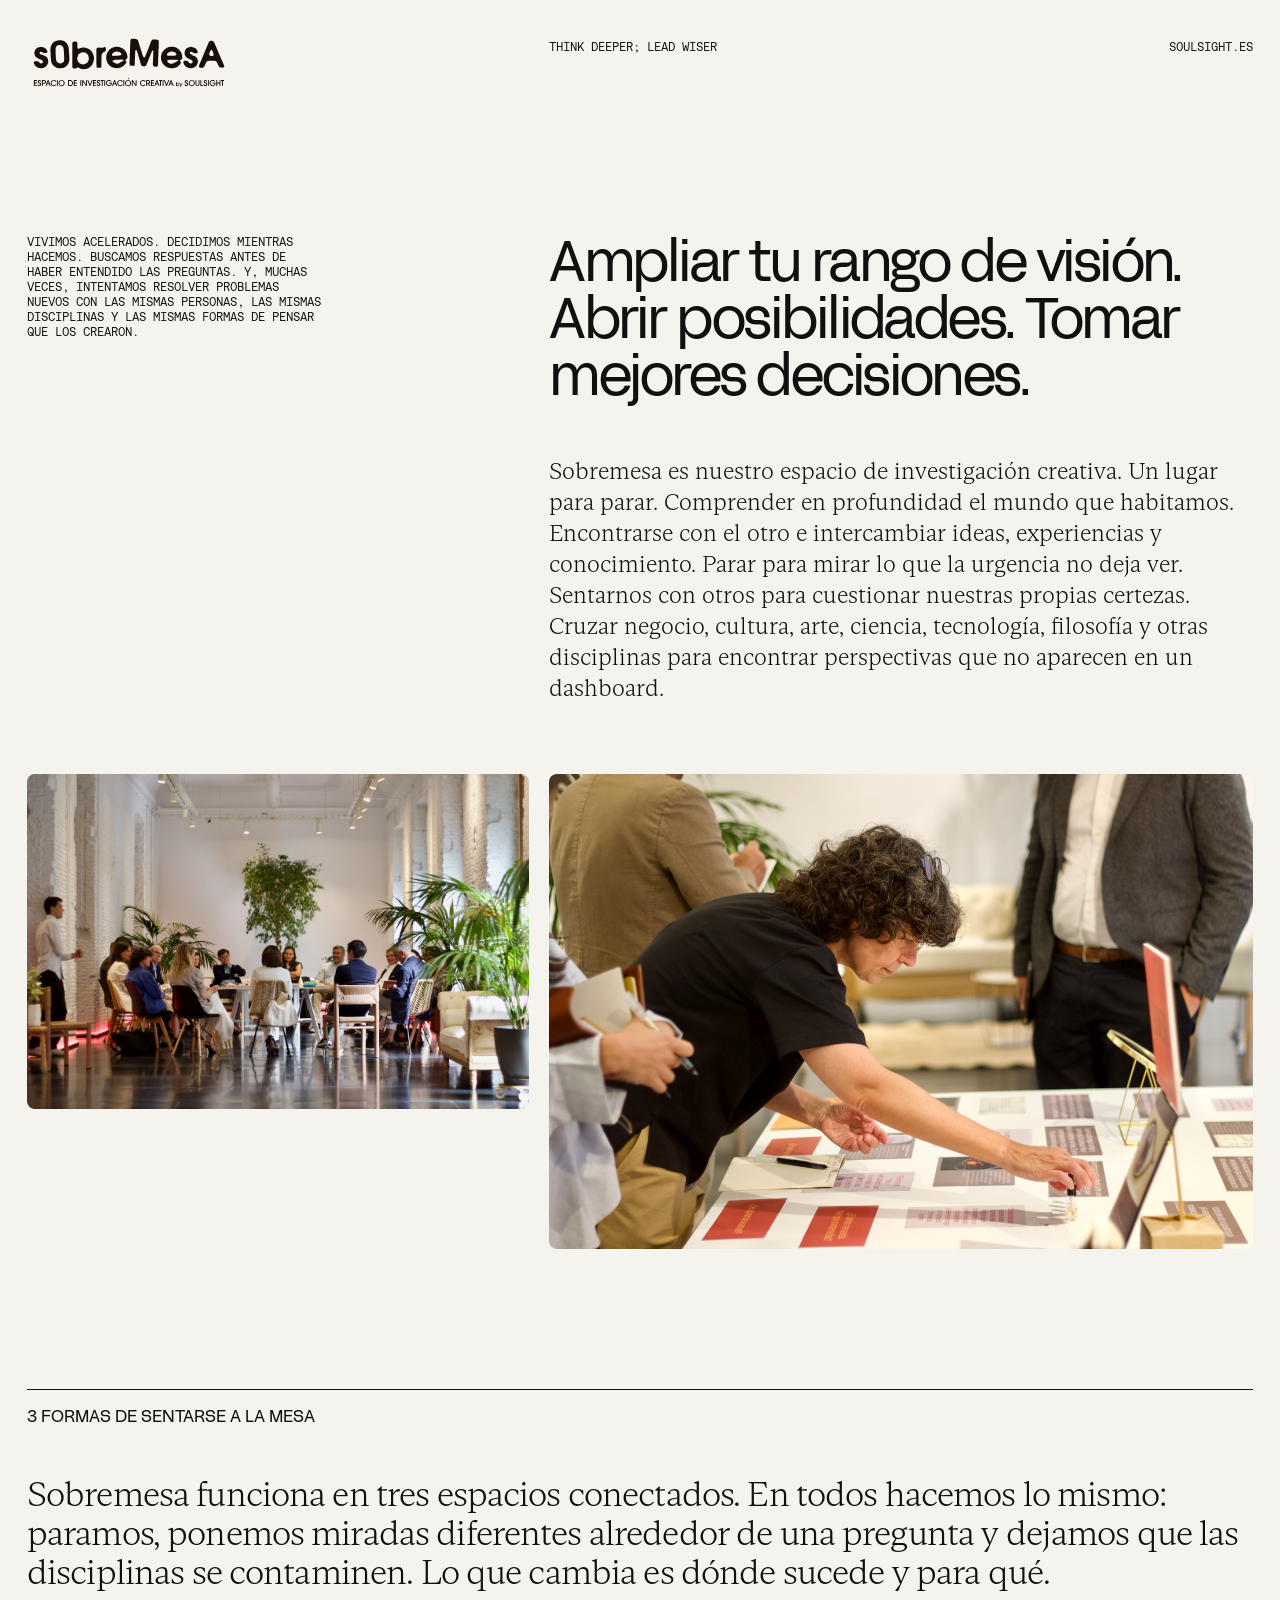
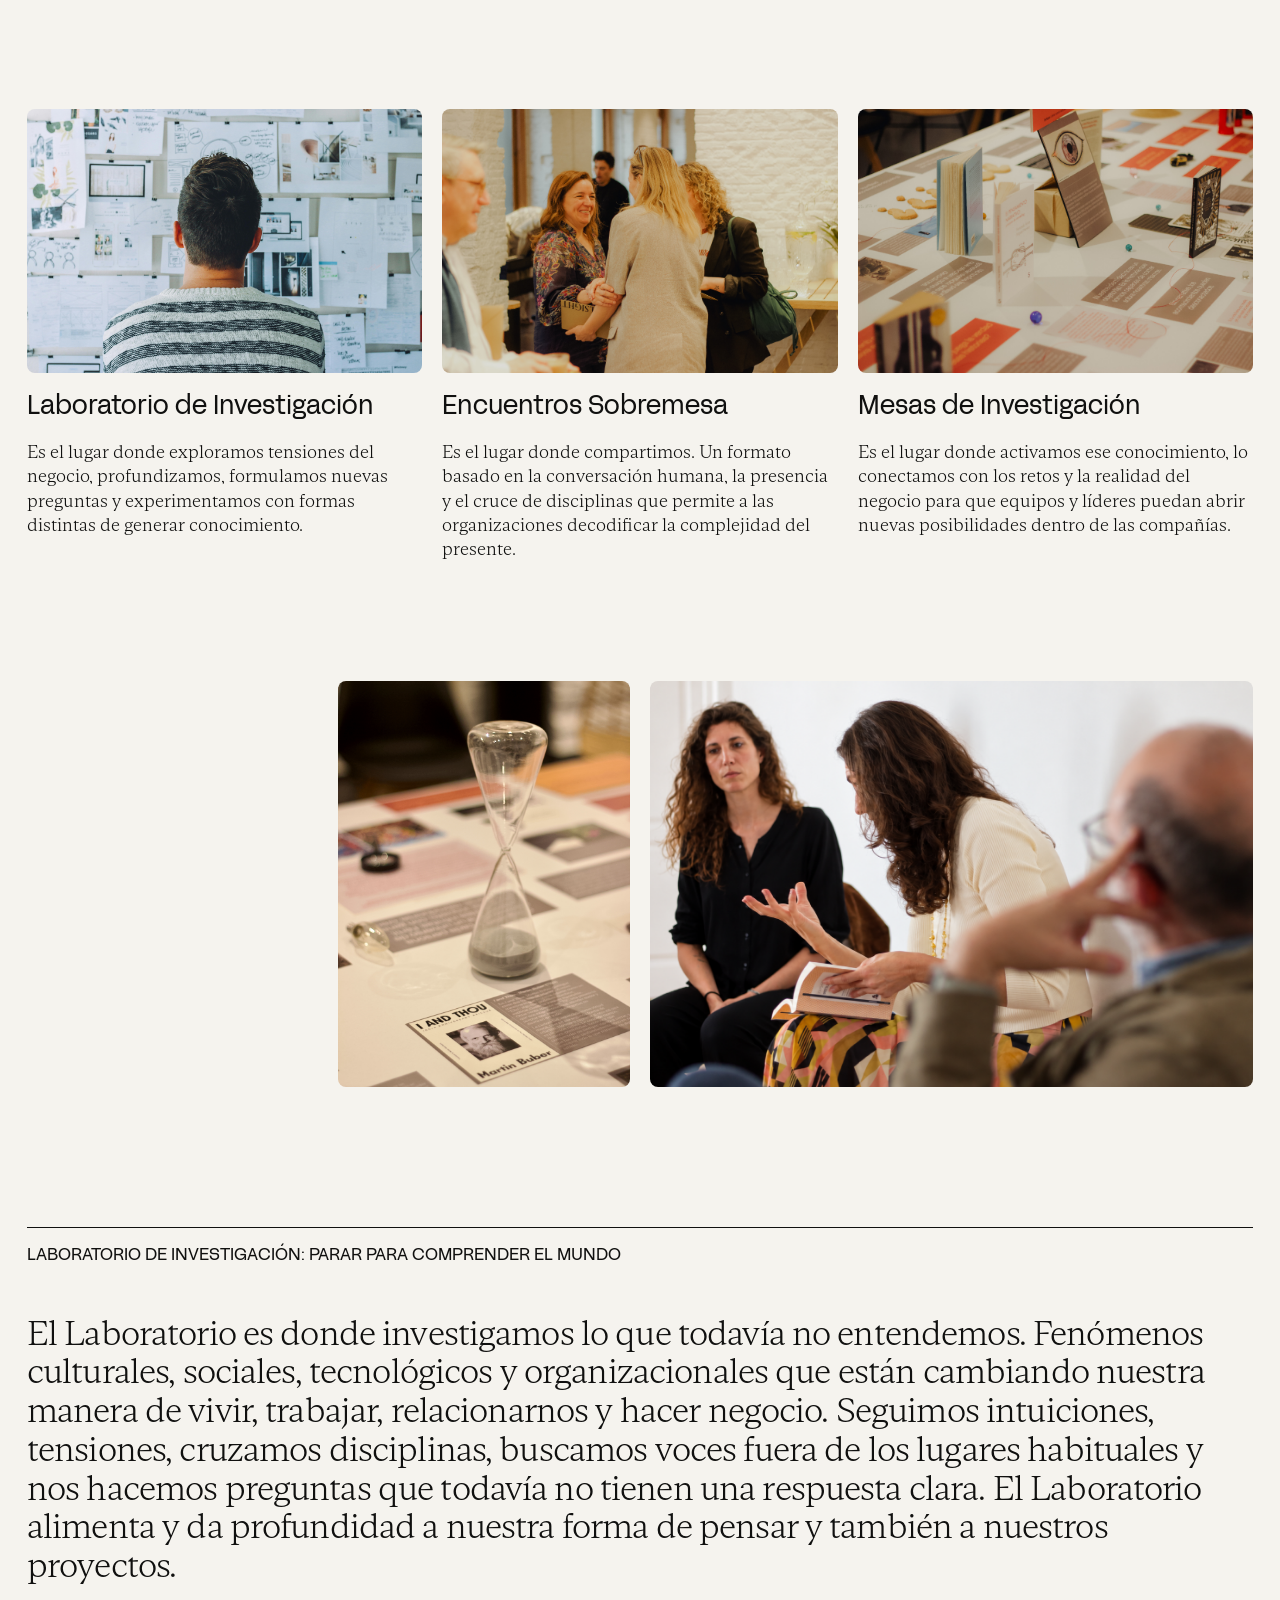
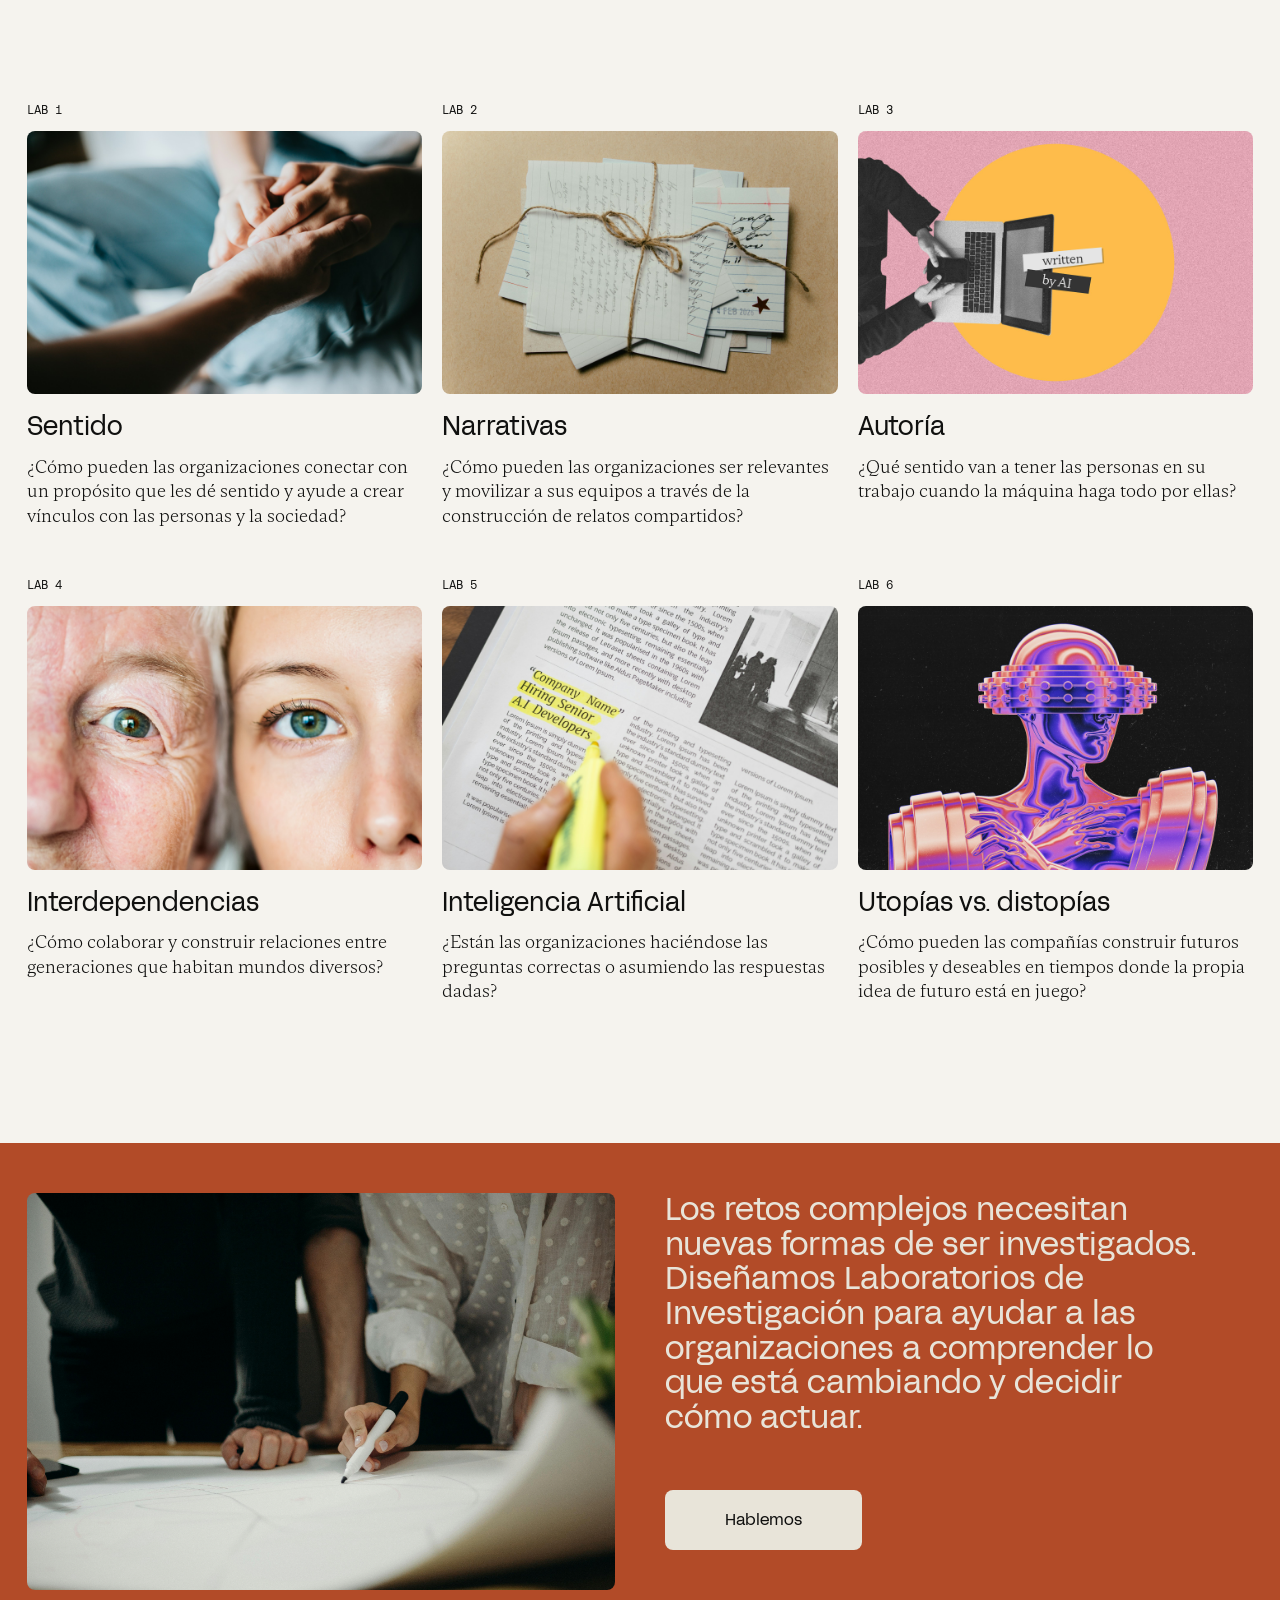
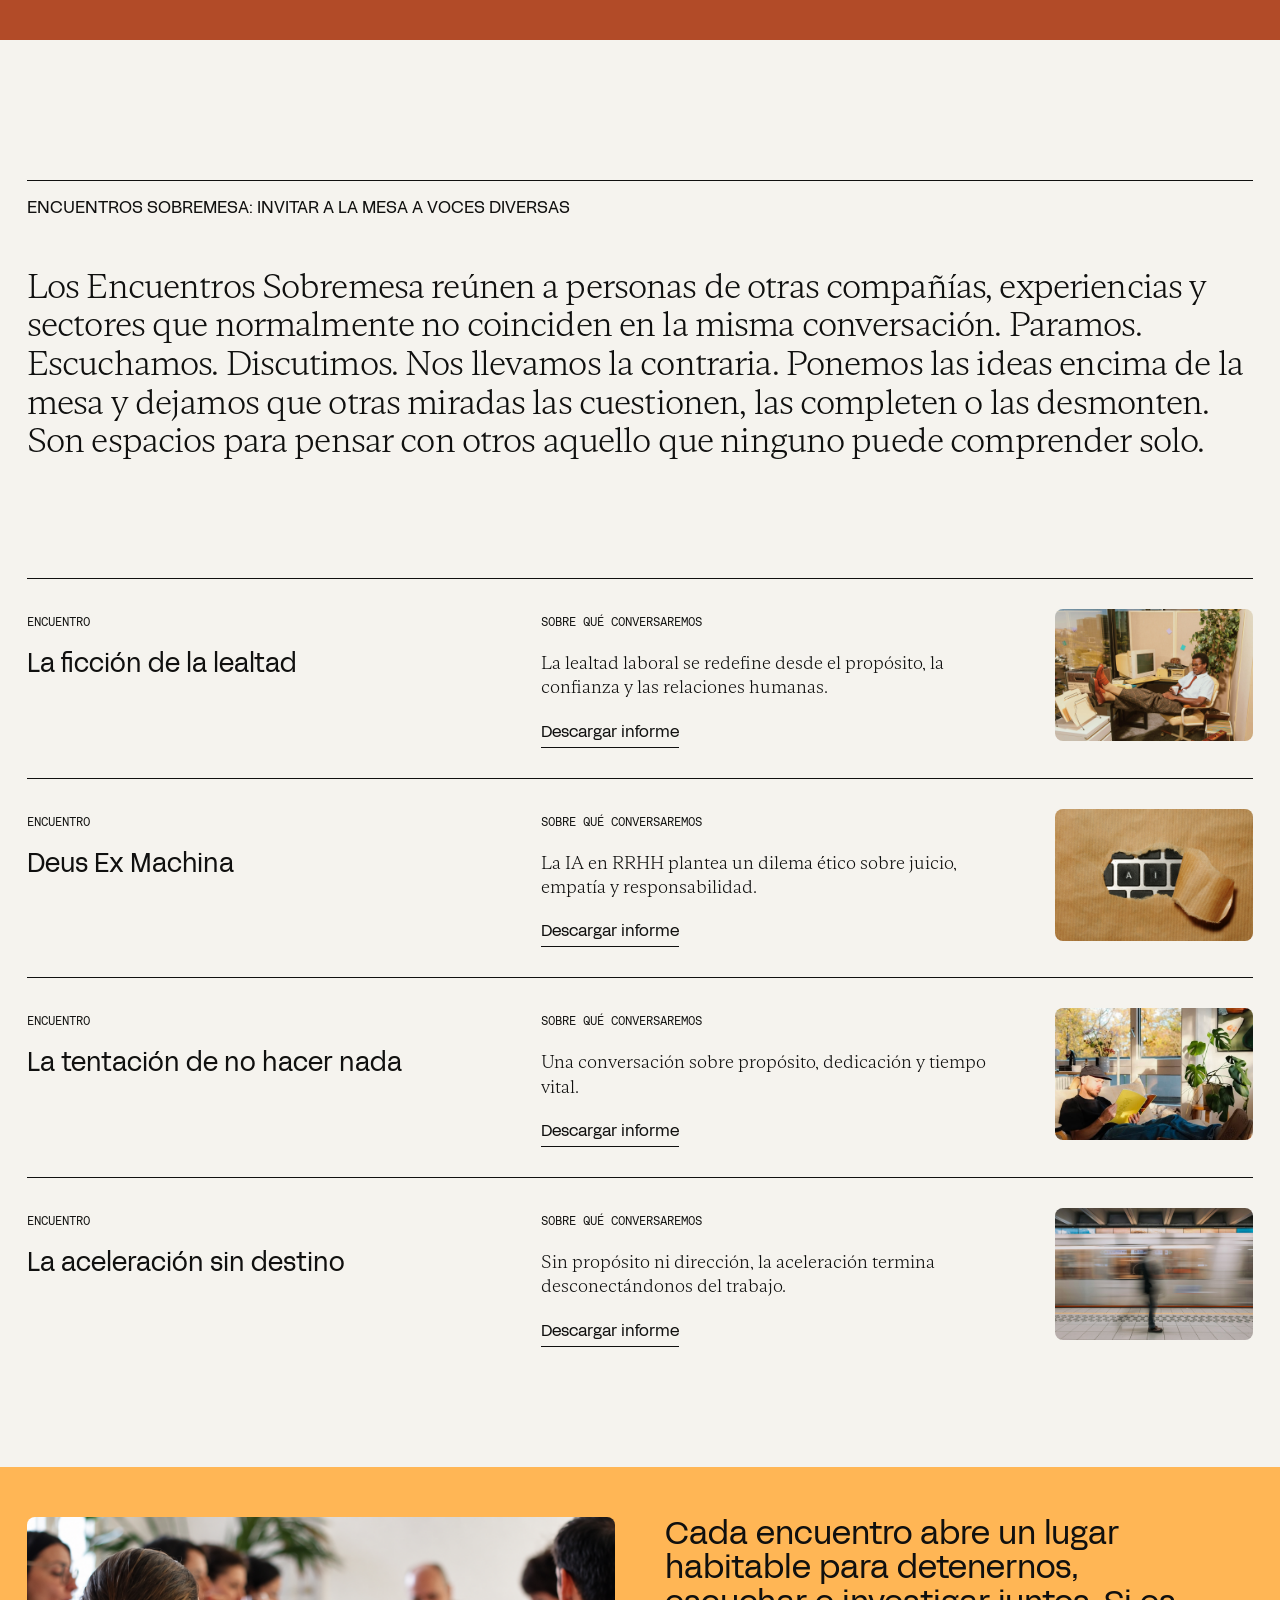
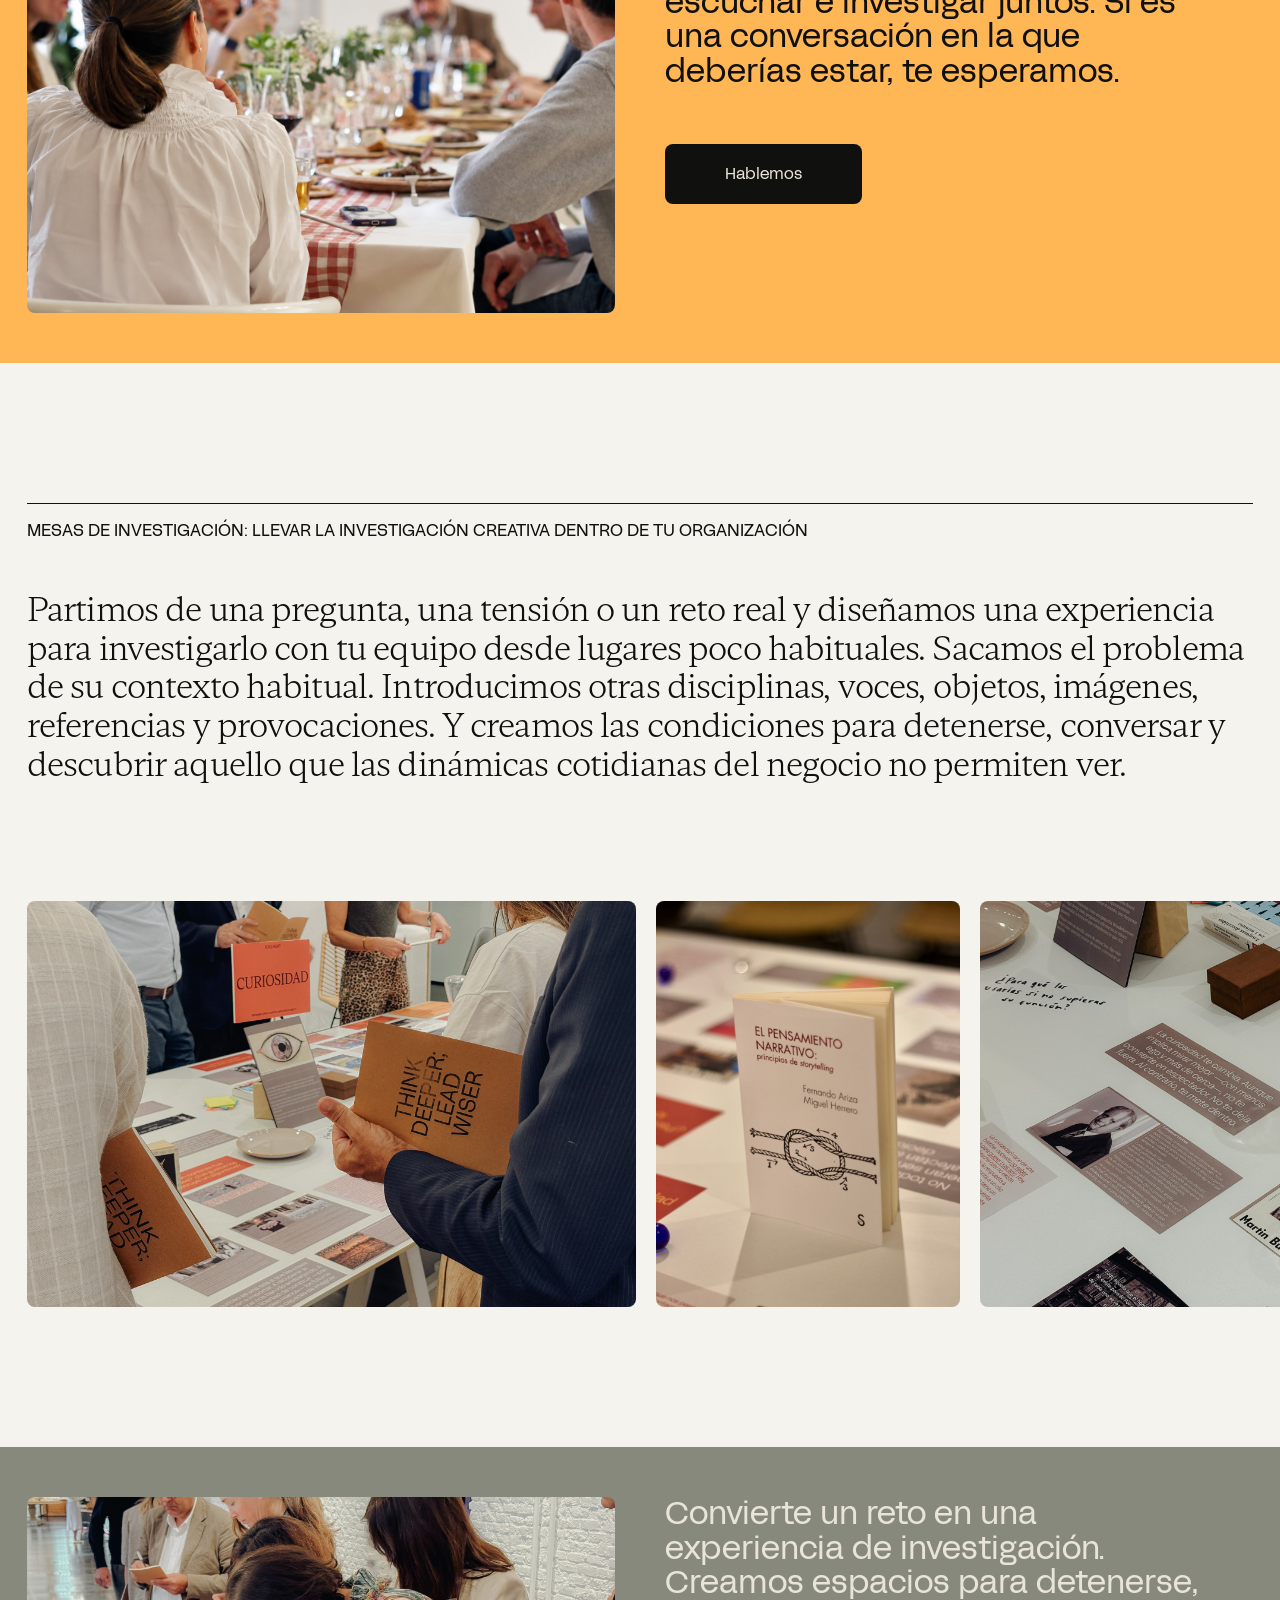
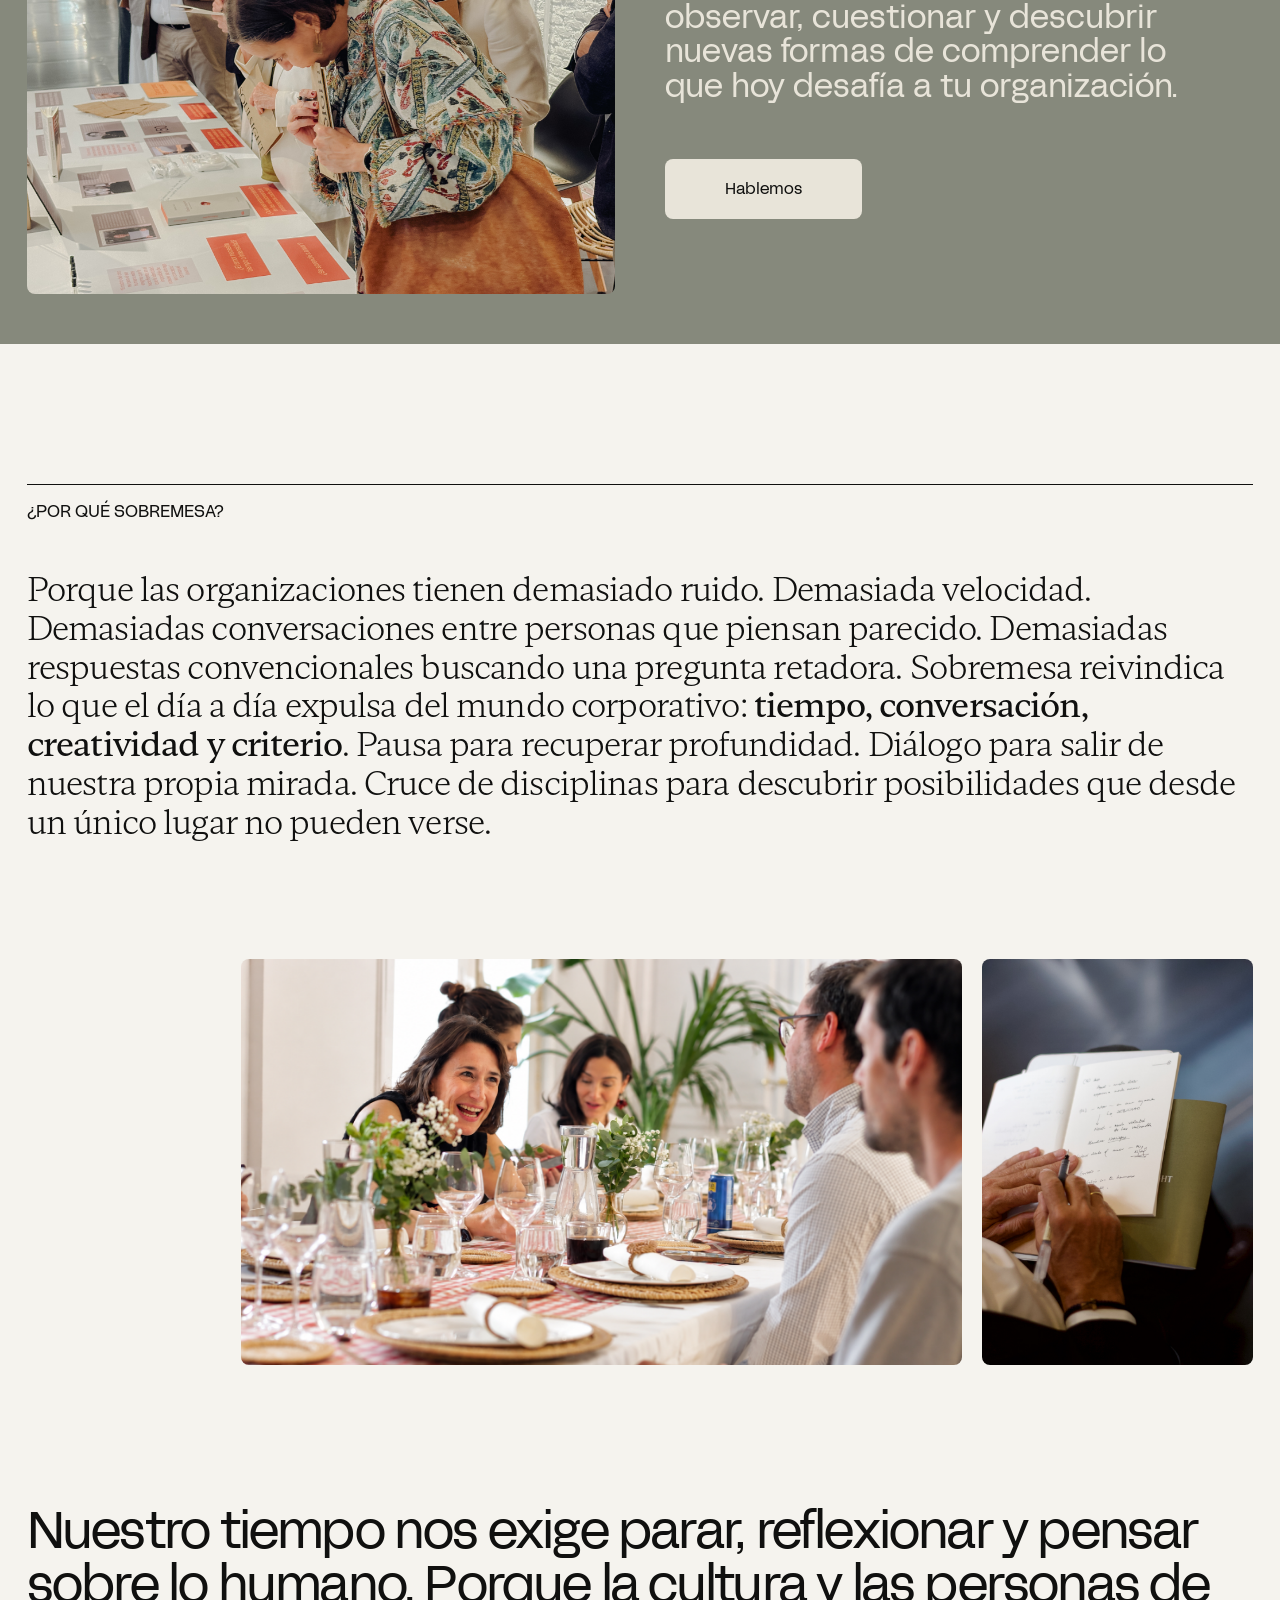
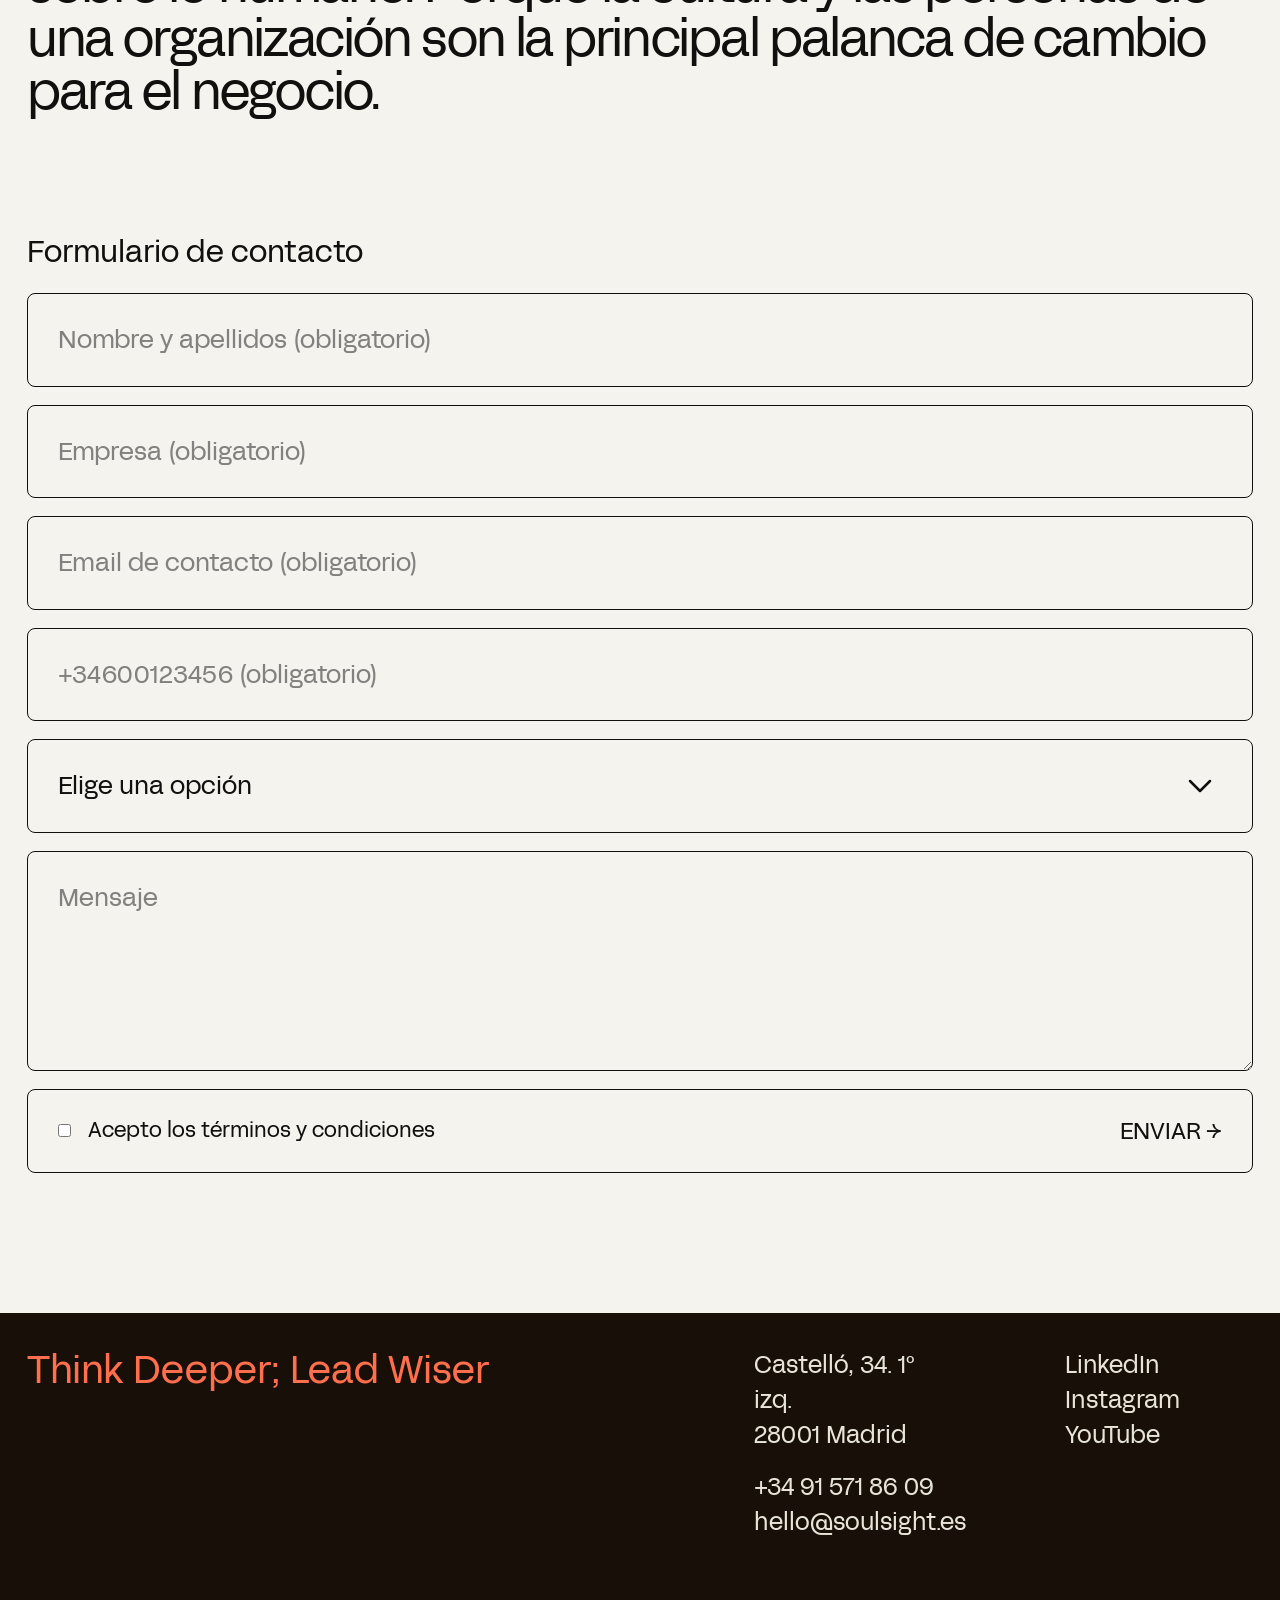
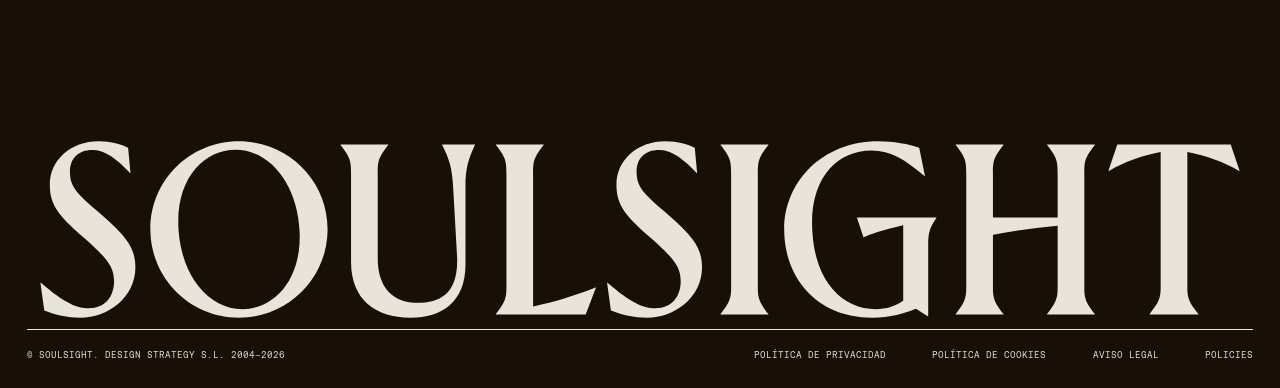
<file: index.html>
<!doctype html>
<html lang="es">
<head>
  <meta charset="utf-8">
  <meta name="viewport" content="width=device-width,initial-scale=1">
  <title>Sobremesa — Soulsight</title>
  <meta name="description" content="Sobremesa es el espacio de investigación creativa de Soulsight.">
  <meta http-equiv="Cache-Control" content="no-cache, no-store, must-revalidate">
  <meta http-equiv="Pragma" content="no-cache">
  <meta http-equiv="Expires" content="0">
  <link rel="icon" href="./favicon2.svg" type="image/svg+xml">
  <!-- ?v= fuerza recarga: el hosting cachea CSS/JS 1 año e ignora .htaccess -->
  <link rel="stylesheet" href="./styles-v6.css?v=20260924c">
</head>
<body>
<main>
  <header class="topbar">
    <a class="brand" href="#top" aria-label="Sobremesa, Inicio"><img src="./assets/logo-sobremesa.svg" alt="Sobremesa"></a>
    <span>THINK DEEPER; LEAD WISER</span>
    <a href="https://soulsight.es">SOULSIGHT.ES</a>
  </header>

  <section id="top" class="hero page-grid">
    <p class="eyebrow">Vivimos acelerados. Decidimos mientras hacemos. Buscamos respuestas antes de haber entendido las preguntas. Y, muchas veces, intentamos resolver problemas nuevos con las mismas personas, las mismas disciplinas y las mismas formas de pensar que los crearon.</p>
    <div class="hero-copy">
      <h1>Ampliar tu rango de visión. Abrir posibilidades. Tomar mejores decisiones.</h1>
      <p>Sobremesa es nuestro espacio de investigación creativa. Un lugar para parar. Comprender en profundidad el mundo que habitamos. Encontrarse con el otro e intercambiar ideas, experiencias y conocimiento. Parar para mirar lo que la urgencia no deja ver. Sentarnos con otros para cuestionar nuestras propias certezas. Cruzar negocio, cultura, arte, ciencia, tecnología, filosofía y otras disciplinas para encontrar perspectivas que no aparecen en un dashboard.</p>
    </div>
    <div class="hero-images">
      <img src="./assets/hero-left.jpeg" alt="Participantes reunidos alrededor de una mesa en un encuentro Sobremesa">
      <img src="./assets/hero-right.jpeg" alt="Participante trabajando con materiales durante una sesión Sobremesa">
    </div>
  </section>

  <section class="intro shell">
    <div class="section-label">3 FORMAS DE SENTARSE A LA MESA</div>
    <p class="lead">Sobremesa funciona en tres espacios conectados. En todos hacemos lo mismo: paramos, ponemos miradas diferentes alrededor de una pregunta y dejamos que las disciplinas se contaminen. Lo que cambia es dónde sucede y para qué.</p>
    <div class="three-cards">
      <article><img src="./assets/research.png" alt=""><h3>Laboratorio de Investigación</h3><p>Es el lugar donde exploramos tensiones del negocio, profundizamos, formulamos nuevas preguntas y experimentamos con formas distintas de generar conocimiento.</p></article>
      <article><img src="./assets/research-meetings.jpg" alt="Participantes conversando durante un Encuentro Sobremesa"><h3>Encuentros Sobremesa</h3><p>Es el lugar donde compartimos. Un formato basado en la conversación humana, la presencia y el cruce de disciplinas que permite a las organizaciones decodificar la complejidad del presente.</p></article>
      <article><img src="./assets/research-tables.jpg" alt="Materiales de una Mesa de Investigación"><h3>Mesas de Investigación</h3><p>Es el lugar donde activamos ese conocimiento, lo conectamos con los retos y la realidad del negocio para que equipos y líderes puedan abrir nuevas posibilidades dentro de las compañías.</p></article>
    </div>
    <div class="image-pair">
      <img src="./assets/intro-pair-left.jpeg" alt="Reloj de arena sobre materiales de investigación">
      <img src="./assets/intro-pair-right.png" alt="Participantes conversando durante una sesión Sobremesa">
    </div>
  </section>

  <section class="laboratory shell">
    <div class="section-label">LABORATORIO DE INVESTIGACIÓN: PARAR PARA COMPRENDER EL MUNDO</div>
    <p class="lead">El Laboratorio es donde investigamos lo que todavía no entendemos. Fenómenos culturales, sociales, tecnológicos y organizacionales que están cambiando nuestra manera de vivir, trabajar, relacionarnos y hacer negocio. Seguimos intuiciones, tensiones, cruzamos disciplinas, buscamos voces fuera de los lugares habituales y nos hacemos preguntas que todavía no tienen una respuesta clara. El Laboratorio alimenta y da profundidad a nuestra forma de pensar y también a nuestros proyectos.</p>
    <div class="lab-grid">
      <article><span>LAB 1</span><img src="./assets/lab-01-sentido.jpg" alt="Dos personas se cogen de las manos"><h3>Sentido</h3><p>¿Cómo pueden las organizaciones conectar con un propósito que les dé sentido y ayude a crear vínculos con las personas y la sociedad?</p></article>
      <article><span>LAB 2</span><img src="./assets/lab-02-narrativas.jpg" alt="Cartas manuscritas reunidas con una cuerda"><h3>Narrativas</h3><p>¿Cómo pueden las organizaciones ser relevantes y movilizar a sus equipos a través de la construcción de relatos compartidos?</p></article>
      <article><span>LAB 3</span><img src="./assets/lab-03-autoria.jpg" alt="Collage sobre la autoría y la inteligencia artificial"><h3>Autoría</h3><p>¿Qué sentido van a tener las personas en su trabajo cuando la máquina haga todo por ellas?</p></article>
      <article><span>LAB 4</span><img src="./assets/lab-04-interdependencias.jpg" alt="Rostros de dos generaciones diferentes"><h3>Interdependencias</h3><p>¿Cómo colaborar y construir relaciones entre generaciones que habitan mundos diversos?</p></article>
      <article><span>LAB 5</span><img src="./assets/lab-05-inteligencia-artificial.jpg" alt="Titular de prensa sobre la contratación de profesionales de inteligencia artificial"><h3>Inteligencia Artificial</h3><p>¿Están las organizaciones haciéndose las preguntas correctas o asumiendo las respuestas dadas?</p></article>
      <article><span>LAB 6</span><img src="./assets/lab-06-utopias-distopias.jpg" alt="Figura futurista con visor sobre fondo negro"><h3>Utopías vs. distopías</h3><p>¿Cómo pueden las compañías construir futuros posibles y deseables en tiempos donde la propia idea de futuro está en juego?</p></article>
    </div>
  </section>

  <section class="cta-band terracotta">
    <img src="./assets/hero.png" alt="Sesión de laboratorio">
    <div><p>Los retos complejos necesitan nuevas formas de ser investigados. Diseñamos Laboratorios de Investigación para ayudar a las organizaciones a comprender lo que está cambiando y decidir cómo actuar.</p><a href="#contacto">Hablemos</a></div>
  </section>

  <section class="meetings shell">
    <div class="section-label">ENCUENTROS SOBREMESA: INVITAR A LA MESA A VOCES DIVERSAS</div>
    <p class="lead">Los Encuentros Sobremesa reúnen a personas de otras compañías, experiencias y sectores que normalmente no coinciden en la misma conversación. Paramos. Escuchamos. Discutimos. Nos llevamos la contraria. Ponemos las ideas encima de la mesa y dejamos que otras miradas las cuestionen, las completen o las desmonten. Son espacios para pensar con otros aquello que ninguno puede comprender solo.</p>
    <div class="meeting-list">
      <article><div class="meeting-title"><small>ENCUENTRO</small><h3>La ficción de la lealtad</h3></div><div class="meeting-copy"><small>SOBRE QUÉ CONVERSAREMOS</small><p>La lealtad laboral se redefine desde el propósito, la confianza y las relaciones humanas.</p><a href="#">Descargar informe</a></div><img src="./assets/encuentro-ficcion-lealtad.jpg" alt="Persona relajada en una oficina"></article>
      <article><div class="meeting-title"><small>ENCUENTRO</small><h3>Deus Ex Machina</h3></div><div class="meeting-copy"><small>SOBRE QUÉ CONVERSAREMOS</small><p>La IA en RRHH plantea un dilema ético sobre juicio, empatía y responsabilidad.</p><a href="#">Descargar informe</a></div><img src="./assets/encuentro-deus-ex-machina.jpg" alt="Teclado con las letras AI visibles tras una capa de cartón"></article>
      <article><div class="meeting-title"><small>ENCUENTRO</small><h3>La tentación de no hacer nada</h3></div><div class="meeting-copy"><small>SOBRE QUÉ CONVERSAREMOS</small><p>Una conversación sobre propósito, dedicación y tiempo vital.</p><a href="#">Descargar informe</a></div><img src="./assets/encuentro-tentacion-no-hacer-nada.jpg" style="object-position:center 42%" alt="Persona leyendo en casa"></article>
      <article><div class="meeting-title"><small>ENCUENTRO</small><h3>La aceleración sin destino</h3></div><div class="meeting-copy"><small>SOBRE QUÉ CONVERSAREMOS</small><p>Sin propósito ni dirección, la aceleración termina desconectándonos del trabajo.</p><a href="#">Descargar informe</a></div><img src="./assets/encuentro-aceleracion-sin-destino.jpg" alt="Persona caminando frente a un tren en movimiento"></article>
    </div>
  </section>

  <section class="cta-band amber">
    <img src="./assets/cta-encuentros.png" alt="Participantes conversando alrededor de una mesa Sobremesa">
    <div><p>Cada encuentro abre un lugar habitable para detenernos, escuchar e investigar juntos. Si es una conversación en la que deberías estar, te esperamos.</p><a href="#contacto">Hablemos</a></div>
  </section>

  <section class="tables shell">
    <div class="section-label">MESAS DE INVESTIGACIÓN: LLEVAR LA INVESTIGACIÓN CREATIVA DENTRO DE TU ORGANIZACIÓN</div>
    <p class="lead">Partimos de una pregunta, una tensión o un reto real y diseñamos una experiencia para investigarlo con tu equipo desde lugares poco habituales. Sacamos el problema de su contexto habitual. Introducimos otras disciplinas, voces, objetos, imágenes, referencias y provocaciones. Y creamos las condiciones para detenerse, conversar y descubrir aquello que las dinámicas cotidianas del negocio no permiten ver.</p>
    <div class="research-carousel" aria-label="Galería de Mesas de Investigación" tabindex="0">
      <div class="research-carousel-track">
        <figure class="landscape"><img src="./assets/lab-carousel-01.jpg" alt="Participantes explorando materiales en una Mesa de Investigación"></figure>
        <figure class="portrait"><img src="./assets/lab-carousel-05.jpeg" alt="Libro sobre pensamiento narrativo en la Mesa de Investigación"></figure>
        <figure class="landscape"><img src="./assets/lab-carousel-02.jpg" alt="Materiales y referencias de una investigación sobre la curiosidad"></figure>
        <figure class="landscape"><img src="./assets/lab-carousel-03.jpg" alt="Muestras de colores y preguntas de investigación"></figure>
        <figure class="portrait"><img src="./assets/lab-carousel-06.jpeg" alt="Brújula sobre los materiales de investigación"></figure>
        <figure class="landscape"><img src="./assets/lab-carousel-04.jpg" alt="Participante tomando notas durante una Mesa de Investigación"></figure>
      </div>
    </div>
  </section>

  <section class="cta-band olive">
    <img src="./assets/cta-mesas-investigacion.jpg" alt="Participantes explorando materiales durante una Mesa de Investigación">
    <div><p>Convierte un reto en una experiencia de investigación. Creamos espacios para detenerse, observar, cuestionar y descubrir nuevas formas de comprender lo que hoy desafía a tu organización.</p><a href="#contacto">Hablemos</a></div>
  </section>

  <section class="why shell">
    <div class="section-label">¿POR QUÉ SOBREMESA?</div>
    <p class="lead">Porque las organizaciones tienen demasiado ruido. Demasiada velocidad. Demasiadas conversaciones entre personas que piensan parecido. Demasiadas respuestas convencionales buscando una pregunta retadora. Sobremesa reivindica lo que el día a día expulsa del mundo corporativo: <strong>tiempo, conversación, creatividad y criterio</strong>. Pausa para recuperar profundidad. Diálogo para salir de nuestra propia mirada. Cruce de disciplinas para descubrir posibilidades que desde un único lugar no pueden verse.</p>
    <div class="image-pair">
      <img src="./assets/why-pair-left.png" alt="Participantes conversando alrededor de una mesa Sobremesa">
      <img src="./assets/why-pair-vertical.jpeg" alt="Persona tomando notas durante una sesión Sobremesa">
    </div>
  </section>

  <section id="contacto" class="contact shell">
    <h2>Nuestro tiempo nos exige parar, reflexionar y pensar sobre lo humano. Porque la cultura y las personas de una organización son la principal palanca de cambio para el negocio.</h2>
    <form id="clientify-contact-form" novalidate>
      <h3>Formulario de contacto</h3>
      <input name="name" type="text" aria-label="Nombre y apellidos" placeholder="Nombre y apellidos (obligatorio)" required>
      <input name="company" type="text" aria-label="Empresa" placeholder="Empresa (obligatorio)" required>
      <input name="email" type="email" aria-label="Email" placeholder="Email de contacto (obligatorio)" required>
      <input name="phone" type="tel" aria-label="Teléfono" placeholder="+34600123456 (obligatorio)" inputmode="tel" autocomplete="tel" pattern="^\+[1-9]\d{8,14}$" title="Incluye el prefijo del país sin espacios, por ejemplo +34600123456" required>
      <select name="interest" aria-label="Motivo" required>
        <option value="" disabled selected>Elige una opción</option>
        <option value="Laboratorio de Investigación">Laboratorio de Investigación</option>
        <option value="Encuentro Sobremesa">Encuentro Sobremesa</option>
        <option value="Mesa de Investigación">Mesa de Investigación</option>
        <option value="Todos">Todos</option>
      </select>
      <textarea name="message" aria-label="Mensaje" placeholder="Mensaje"></textarea>
      <div class="form-bottom"><label><input name="privacy" type="checkbox" required> Acepto los términos y condiciones</label><button type="submit">ENVIAR <span aria-hidden="true">→</span></button></div>
      <p id="form-feedback" class="form-feedback" role="status" aria-live="polite" hidden></p>
    </form>
  </section>

  <footer>
    <div class="footer-top">
      <p>Think Deeper; Lead Wiser</p>
      <address>Castelló, 34. 1º izq.<br>28001 Madrid</address>
      <div><a href="tel:+34915718609">+34 91 571 86 09</a><a href="mailto:hello@soulsight.es">hello@soulsight.es</a></div>
      <nav><a href="#">LinkedIn</a><a href="#">Instagram</a><a href="#">YouTube</a></nav>
    </div>
    <div class="footer-wordmark"><img src="./assets/soulsight-light.svg" alt="Soulsight"></div>
    <div class="legal"><span>© SOULSIGHT. DESIGN STRATEGY S.L. 2004–2026</span><nav class="legal-links"><a href="#">POLÍTICA DE PRIVACIDAD</a><a href="#">POLÍTICA DE COOKIES</a><a href="#">AVISO LEGAL</a><a href="#">POLICIES</a></nav></div>
  </footer>
</main>
<script src="./script-clientify-v6.js?v=20260924c"></script>
</body>
</html>
</file>
<file: styles-v6.css>
/*! tailwindcss v4.2.1 | MIT License | https://tailwindcss.com */
@layer theme{:root,:host{--font-sans:ui-sans-serif, system-ui, sans-serif, "Apple Color Emoji", "Segoe UI Emoji", "Segoe UI Symbol", "Noto Color Emoji";--font-mono:ui-monospace, SFMono-Regular, Menlo, Monaco, Consolas, "Liberation Mono", "Courier New", monospace;--spacing:.25rem;--default-font-family:var(--font-sans);--default-mono-font-family:var(--font-mono)}}@layer base{*,:after,:before,::backdrop{box-sizing:border-box;border:0 solid;margin:0;padding:0}::file-selector-button{box-sizing:border-box;border:0 solid;margin:0;padding:0}html,:host{-webkit-text-size-adjust:100%;tab-size:4;line-height:1.5;font-family:var(--default-font-family,ui-sans-serif, system-ui, sans-serif, "Apple Color Emoji", "Segoe UI Emoji", "Segoe UI Symbol", "Noto Color Emoji");font-feature-settings:var(--default-font-feature-settings,normal);font-variation-settings:var(--default-font-variation-settings,normal);-webkit-tap-highlight-color:transparent}hr{height:0;color:inherit;border-top-width:1px}abbr:where([title]){-webkit-text-decoration:underline dotted;text-decoration:underline dotted}h1,h2,h3,h4,h5,h6{font-size:inherit;font-weight:inherit}a{color:inherit;-webkit-text-decoration:inherit;-webkit-text-decoration:inherit;-webkit-text-decoration:inherit;-webkit-text-decoration:inherit;text-decoration:inherit}b,strong{font-weight:bolder}code,kbd,samp,pre{font-family:var(--default-mono-font-family,ui-monospace, SFMono-Regular, Menlo, Monaco, Consolas, "Liberation Mono", "Courier New", monospace);font-feature-settings:var(--default-mono-font-feature-settings,normal);font-variation-settings:var(--default-mono-font-variation-settings,normal);font-size:1em}small{font-size:80%}sub,sup{vertical-align:baseline;font-size:75%;line-height:0;position:relative}sub{bottom:-.25em}sup{top:-.5em}table{text-indent:0;border-color:inherit;border-collapse:collapse}:-moz-focusring{outline:auto}progress{vertical-align:baseline}summary{display:list-item}ol,ul,menu{list-style:none}img,svg,video,canvas,audio,iframe,embed,object{vertical-align:middle;display:block}img,video{max-width:100%;height:auto}button,input,select,optgroup,textarea{font:inherit;font-feature-settings:inherit;font-variation-settings:inherit;letter-spacing:inherit;color:inherit;opacity:1;background-color:#0000;border-radius:0}::file-selector-button{font:inherit;font-feature-settings:inherit;font-variation-settings:inherit;letter-spacing:inherit;color:inherit;opacity:1;background-color:#0000;border-radius:0}:where(select:is([multiple],[size])) optgroup{font-weight:bolder}:where(select:is([multiple],[size])) optgroup option{padding-inline-start:20px}::file-selector-button{margin-inline-end:4px}::placeholder{opacity:1}@supports (not ((-webkit-appearance:-apple-pay-button))) or (contain-intrinsic-size:1px){::placeholder{color:currentColor}@supports (color:color-mix(in lab, red, red)){::placeholder{color:color-mix(in oklab, currentcolor 50%, transparent)}}}textarea{resize:vertical}::-webkit-search-decoration{-webkit-appearance:none}::-webkit-date-and-time-value{min-height:1lh;text-align:inherit}::-webkit-datetime-edit{display:inline-flex}::-webkit-datetime-edit-fields-wrapper{padding:0}::-webkit-datetime-edit{padding-block:0}::-webkit-datetime-edit-year-field{padding-block:0}::-webkit-datetime-edit-month-field{padding-block:0}::-webkit-datetime-edit-day-field{padding-block:0}::-webkit-datetime-edit-hour-field{padding-block:0}::-webkit-datetime-edit-minute-field{padding-block:0}::-webkit-datetime-edit-second-field{padding-block:0}::-webkit-datetime-edit-millisecond-field{padding-block:0}::-webkit-datetime-edit-meridiem-field{padding-block:0}::-webkit-calendar-picker-indicator{line-height:1}:-moz-ui-invalid{box-shadow:none}button,input:where([type=button],[type=reset],[type=submit]){appearance:button}::file-selector-button{appearance:button}::-webkit-inner-spin-button{height:auto}::-webkit-outer-spin-button{height:auto}[hidden]:where(:not([hidden=until-found])){display:none!important}}@layer components;@layer utilities{.visible{visibility:visible}.sr-only{clip-path:inset(50%);white-space:nowrap;border-width:0;width:1px;height:1px;margin:-1px;padding:0;position:absolute;overflow:hidden}.relative{position:relative}.start{inset-inline-start:var(--spacing)}.hidden{display:none}.table{display:table}}@font-face{font-family:FFF Acid Grotesk;src:url(./fonts/fff-acid-book.woff2)format("woff2");font-style:normal;font-weight:400;font-display:swap}@font-face{font-family:FFF Acid Grotesk;src:url(./fonts/fff-acid-medium.woff2)format("woff2");font-style:normal;font-weight:500;font-display:swap}@font-face{font-family:Gestura Text;src:url(./fonts/gestura-extralight.woff2)format("woff2");font-style:normal;font-weight:200;font-display:swap}@font-face{font-family:Gestura Text;src:url(./fonts/gestura-extralight-italic.woff2)format("woff2");font-style:italic;font-weight:200;font-display:swap}@font-face{font-family:Gestura Text;src:url(./fonts/gestura-regular.woff2)format("woff2");font-style:normal;font-weight:400;font-display:swap}@font-face{font-family:Aeonik Mono;src:url(./fonts/aeonik-mono-regular.otf)format("opentype");font-style:normal;font-weight:400;font-display:swap}:root{--ink:#10100f;--paper:#f5f3ee;--cream:#e8e4d9;--terracotta:#b24b28;--amber:#ffb655;--olive:#86897c}*{box-sizing:border-box}html{scroll-behavior:smooth}body{background:var(--paper);color:var(--ink);margin:0;font-family:Arial,Helvetica,sans-serif}a{color:inherit}img{object-fit:cover;width:100%;display:block}button,input,select,textarea{font:inherit}.shell{padding:0 2.1vw}.topbar{text-transform:uppercase;grid-template-columns:2fr 2fr 1fr;height:120px;padding:40px 2.1vw;font:12px/1.2 ui-monospace,monospace;display:grid}.topbar a:last-child{text-align:right}.brand{font-weight:700;text-decoration:none}.page-grid{grid-template-columns:2fr 3fr;gap:40px;padding:80px 2.1vw 0;display:grid}.eyebrow{text-transform:uppercase;max-width:300px;margin-top:150px;font:12px/1.25 ui-monospace,monospace}.hero-copy h1{letter-spacing:-.045em;margin:0 0 50px;font-size:clamp(54px,5.2vw,100px);font-weight:400;line-height:.98}.hero-copy>p{max-width:1100px;font-family:Georgia,serif;font-size:clamp(20px,1.5vw,29px);line-height:1.28}.hero-images{grid-column:1/-1;grid-template-columns:2fr 3fr;align-items:start;margin-top:55px;display:grid}.hero-images img:first-child{height:28vw}.hero-images img:last-child{height:38vw}.section-label{text-transform:uppercase;border-top:1px solid;margin-bottom:70px;padding-top:14px;font-size:17px}.intro,.laboratory,.meetings,.tables,.contact{padding-top:150px;padding-bottom:150px}.lead{letter-spacing:-.025em;margin:0 0 110px;font-family:Georgia,serif;font-size:clamp(32px,2.7vw,54px);line-height:1.12}.three-cards{grid-template-columns:repeat(3,1fr);gap:20px;display:grid}.three-cards img{aspect-ratio:1.5;border-radius:8px}.three-cards h3,.lab-grid h3,.meeting-list h3{margin:20px 0;font-size:clamp(25px,2vw,40px);font-weight:400;line-height:1.05}.three-cards p,.lab-grid p,.meeting-list p{font-family:Georgia,serif;font-size:18px;line-height:1.35}.image-pair{grid-template-columns:1fr 2fr;align-items:stretch;gap:20px;margin-bottom:100px;display:grid}.image-pair img{border-radius:8px;height:47vw;max-height:720px}.lab-grid{grid-template-columns:repeat(3,1fr);gap:55px 20px;display:grid}.lab-grid span,.meeting-list small{font:12px ui-monospace,monospace}.lab-grid img{aspect-ratio:1.5;border-radius:8px;margin-top:14px}.cta-band{grid-template-columns:1fr 1fr;align-items:start;gap:45px;padding:50px 2.1vw;display:grid}.cta-band img{border-radius:8px;height:31vw;max-height:610px}.cta-band p{color:var(--cream);margin:0;font-size:clamp(30px,2.5vw,50px);line-height:1.08}.cta-band a{background:var(--cream);color:var(--ink);border-radius:8px;margin-top:55px;padding:18px 60px;text-decoration:none;display:inline-block}.terracotta{background:var(--terracotta)}.amber{background:var(--amber)}.amber p{color:var(--ink)}.amber a{background:var(--ink);color:var(--cream)}.olive{background:var(--olive)}.meeting-list article{border-top:1px solid;grid-template-columns:1.1fr 1.35fr .55fr;align-items:start;gap:30px;padding:28px 0;display:grid}.meeting-list article>small{position:absolute}.meeting-list h3{margin:32px 0 0}.meeting-list article div{padding-top:2px}.meeting-list article img{aspect-ratio:1.5;border-radius:8px}.meeting-list a{margin-top:20px;display:inline-block}.pagination{justify-content:space-between;align-items:center;margin-top:55px;font-size:25px;display:flex}.pagination button{background:0 0;border:0}.carousel{grid-template-columns:1fr .5fr 1fr;gap:20px;display:grid;overflow:hidden}.carousel img{border-radius:8px;height:44vw;max-height:650px}.contact h2{letter-spacing:-.035em;max-width:1500px;margin:0 0 110px;font-size:clamp(42px,4vw,76px);font-weight:400;line-height:1.05}.contact form{gap:18px;display:grid}.contact form h3{font-size:30px;font-weight:400}.contact input,.contact select,.contact textarea{border:1px solid var(--ink);background:0 0;border-radius:8px;width:100%;padding:27px 30px;font-size:25px}.contact textarea{resize:vertical;min-height:220px}.form-bottom{border:1px solid;border-radius:8px;justify-content:space-between;align-items:center;padding:24px 30px;font-size:21px;display:flex}.form-bottom label input{width:auto;margin-right:12px}.form-bottom button{background:0 0;border:0;font-size:23px}footer{color:var(--cream);background:#181008;padding:85px 2.1vw 28px}.footer-top{grid-template-columns:2fr 1fr 1fr 1fr;gap:40px;font-size:24px;line-height:1.45;display:grid}.footer-top>p{color:#ff6f4d;margin:0;font-size:clamp(32px,3vw,58px)}.footer-top address{font-style:normal}.footer-top a{text-decoration:none;display:block}.footer-wordmark{letter-spacing:-.05em;margin:90px 0 50px;font-family:Georgia,serif;font-size:clamp(90px,15vw,285px);line-height:.9}.legal{border-top:1px solid var(--cream);text-transform:uppercase;justify-content:space-between;gap:35px;padding-top:20px;font:11px ui-monospace,monospace;display:flex}.legal a{text-decoration:none}@media (width<=800px){.topbar{grid-template-columns:1fr 1fr;height:auto;padding:24px 20px}.topbar span{display:none}.page-grid{padding:70px 20px 0;display:block}.eyebrow{margin:0 0 50px}.hero-copy h1{font-size:52px}.hero-images{grid-template-columns:1fr;margin-top:50px;display:grid}.hero-images img:first-child,.hero-images img:last-child{height:75vw}.shell{padding-left:20px;padding-right:20px}.intro,.laboratory,.meetings,.tables,.contact{padding-top:90px;padding-bottom:90px}.intro{padding-bottom:45px}.laboratory{padding-top:45px}.section-label{margin-bottom:10px}.lead{margin-bottom:65px;font-size:32px}.three-cards,.lab-grid,.image-pair{grid-template-columns:1fr}.image-pair img{height:90vw}.cta-band{grid-template-columns:1fr;padding:20px}.cta-band img{height:80vw}.cta-band p{font-size:30px}.meeting-list article{grid-template-columns:1fr}.meeting-list article>small{position:static}.meeting-list h3{margin:10px 0}.meeting-list article img{max-width:260px}.pagination{gap:10px;font-size:16px}.carousel{grid-template-columns:1fr}.carousel img{height:90vw}.contact h2{font-size:40px}.contact input,.contact select,.contact textarea{padding:20px;font-size:18px}.form-bottom{flex-direction:column;align-items:flex-start;gap:25px}.footer-top{grid-template-columns:1fr}.footer-wordmark{font-size:22vw}.legal{flex-direction:column}.legal a{display:block}}body{font-family:FFF Acid Grotesk,Arial,sans-serif;font-weight:400}.hero-copy h1,.three-cards h3,.lab-grid h3,.meeting-list h3,.cta-band p,.contact h2,.contact form,.footer-top{font-family:FFF Acid Grotesk,Arial,sans-serif}.hero-copy>p,.lead,.three-cards p,.lab-grid p,.meeting-list p{font-family:Gestura Text,Georgia,serif;font-weight:200}.lead strong{font-family:Gestura Text,Georgia,serif;font-weight:400}.topbar,.eyebrow,.lab-grid span,.meeting-list small,.legal{font-family:Aeonik Mono,ui-monospace,SFMono-Regular,Menlo,monospace}.footer-wordmark{font-family:Gestura Text,Georgia,serif;font-weight:400}.brand{width:min(250px,16vw);height:auto;display:block}.brand img,.footer-wordmark img{object-fit:contain;width:100%;height:auto}@media (width<=800px){.brand{width:150px}}.research-carousel{scrollbar-width:none;cursor:grab;touch-action:pan-y;-webkit-overflow-scrolling:touch;-webkit-user-select:none;user-select:none;margin-inline:-2.1vw;overflow:auto hidden}.research-carousel.is-dragging{cursor:grabbing}.research-carousel::-webkit-scrollbar{display:none}.research-carousel-track{align-items:center;gap:20px;width:max-content;padding-inline:2.1vw;display:flex}.research-carousel figure{border-radius:8px;flex:none;height:clamp(360px,31.7vw,609px);margin:0;overflow:hidden}.research-carousel figure.landscape{aspect-ratio:3/2}.research-carousel figure.portrait{aspect-ratio:3/4}.research-carousel img{object-fit:cover;-webkit-user-select:none;user-select:none;pointer-events:none;width:100%;height:100%}@media (width<=800px){.research-carousel{cursor:grab;touch-action:pan-x pan-y;margin-inline:-20px}.research-carousel-track{gap:12px;padding-inline:20px}.research-carousel figure{height:72vw;min-height:280px}.intro .image-pair{margin-top:65px;margin-bottom:0}}.contact select{appearance:none;background-image:url("data:image/svg+xml,%3Csvg xmlns='http://www.w3.org/2000/svg' width='24' height='14' viewBox='0 0 24 14'%3E%3Cpath d='M2 2l10 10L22 2' fill='none' stroke='%2310100f' stroke-width='2.5' stroke-linecap='round' stroke-linejoin='round'/%3E%3C/svg%3E");background-position:right 40px center;background-repeat:no-repeat;background-size:24px 14px;padding-right:90px}@media (width<=800px){.contact select{background-position:right 24px center;background-size:20px;padding-right:65px}}.meeting-list a{border-bottom:1px solid;padding-bottom:3px;text-decoration:none;transition:color .2s}.meeting-list a:hover,.meeting-list a:focus-visible{color:#777}.form-bottom button span{transition:transform .3s;display:inline-block}.form-bottom button:hover span,.form-bottom button:focus-visible span{transform:translate(10px)}.brand{width:min(245px,14.4vw + 20px);position:relative;top:-8px}@media (width<=800px){.brand{width:155px}}.hero-images img{border-radius:8px}@media (width>=801px){.topbar{grid-template-columns:5fr 7fr;gap:20px}.topbar>span{grid-area:1/2}.topbar>a:last-child{grid-area:1/2;justify-self:end}.page-grid{grid-template-columns:5fr 7fr;gap:20px;padding-top:115px}.eyebrow{margin-top:0}.hero-images{grid-template-columns:5fr 7fr;gap:20px;margin-top:50px}.hero-images img:first-child{height:26.2vw;max-height:503px}.hero-images img:last-child{height:37.1vw;max-height:713px}.intro,.laboratory,.meetings,.tables,.contact{padding-top:140px;padding-bottom:140px}.intro{padding-bottom:70px}.laboratory{padding-top:70px}.section-label{margin-bottom:46px}.lead{margin-bottom:118px}.image-pair{grid-template-columns:repeat(12,1fr);gap:20px;margin-bottom:110px;display:grid}.intro .image-pair{margin-top:120px;margin-bottom:0}.image-pair img{height:31.7vw;max-height:609px}.image-pair img:first-child{grid-column:4/7}.image-pair img:last-child{grid-column:7/13}.lab-grid{gap:72px 20px}.lab-grid article{flex-direction:column;align-items:stretch;display:flex}.lab-grid span{margin-bottom:14px;display:block}.lab-grid img{margin-top:0}.lab-grid h3{margin-top:20px;margin-bottom:14px}.meeting-list article{grid-template-columns:5fr 5fr 2fr;gap:20px;padding:30px 0}.meeting-list h3{margin:18px 0 0;padding-right:30px}.meeting-list article div{padding:0 24px 0 0}.meeting-list .meeting-copy p{margin:18px 0 0}.meeting-list article img{width:100%}.cta-band{grid-template-columns:1fr 1fr;gap:50px}.cta-band>div{padding-right:3vw}.carousel{grid-template-columns:3fr 1.5fr 3fr}.footer-top{grid-template-rows:auto auto;grid-template-columns:repeat(12,minmax(0,1fr));gap:18px 20px;display:grid;transform:translateY(-50px)}.footer-top>p{grid-area:1/1/3/7;position:relative;top:-.12em}.footer-top>address{grid-area:1/8/auto/10}.footer-top>div{grid-area:2/8/auto/10}.footer-top>nav{grid-area:1/11/3/13}.footer-wordmark{margin-top:140px;margin-bottom:0}.legal{grid-template-columns:repeat(12,minmax(0,1fr));gap:20px;display:grid}.legal>span{grid-column:1/7}.legal-links{flex-direction:row;grid-column:8/13;justify-content:space-between;align-items:flex-start;gap:0;display:flex}}.hero-copy h1{font-size:clamp(46px,4.4vw,84px);line-height:1.01}@media (width<=800px){.hero-copy h1{font-size:44px}}.hero-copy>p{font-size:23px;line-height:1.35}@media (width>=801px){.lab-grid{row-gap:50px}}.why{padding-top:140px;padding-bottom:0}.why .image-pair{grid-template-columns:2fr 1fr;margin-bottom:0}@media (width<=800px){.why{padding-top:90px}.why .image-pair{grid-template-columns:1fr}}.legal-links{flex-direction:column;gap:10px;display:flex}.legal a{white-space:nowrap}@media (width>=801px){.legal-links{flex-direction:row;gap:0}}@media (width>=801px) and (width<=1500px){.legal{font-size:9px}}.meetings .pagination{display:none}.meetings{padding-bottom:90px}@media (width<=800px){.hero-images{gap:20px}.footer-wordmark{margin-bottom:20px}.hero{flex-direction:column;display:flex}.hero-copy{order:1}.hero-copy>p{margin-bottom:0}.hero .eyebrow{order:2;margin:20px 0 0}.hero-images{order:3}}.report-trigger{color:var(--ink);cursor:pointer;background:0 0;border:0;border-bottom:1px solid;margin-top:20px;padding:0 0 3px;display:inline-block}.report-trigger:hover,.report-trigger:focus-visible{color:#777}.form-feedback{border-radius:8px;margin:0;padding:20px 24px;font-size:18px;line-height:1.4}.form-feedback--success{border:1px solid var(--olive);background:#86897c1f}.form-feedback--error{border:1px solid var(--terracotta);background:#b24b2814}.form-bottom button{cursor:pointer}.sr-only{clip:rect(0,0,0,0);white-space:nowrap;border:0;width:1px;height:1px;margin:-1px;padding:0;position:absolute;overflow:hidden}.report-modal-backdrop{z-index:1000;background:#10100fb3;justify-content:center;align-items:center;padding:30px;display:flex;position:fixed;inset:0}.report-modal{background:var(--paper);border-radius:8px;width:min(760px,100%);max-height:calc(100vh - 60px);padding:54px 44px 44px;position:relative;overflow:auto;box-shadow:0 24px 80px #00000047}.report-modal-close{width:36px;height:36px;color:var(--ink);cursor:pointer;background:0 0;border:0;padding:0;font-size:34px;line-height:1;position:absolute;top:16px;right:18px}.report-form-frame{background:0 0;border:0;width:100%;min-height:180px;transition:height .18s;display:block}@media (width<=800px){.report-modal-backdrop{align-items:flex-start;padding:12px}.report-modal{max-height:calc(100vh - 24px);padding:52px 20px 28px}.report-modal-close{top:12px;right:12px}}

/* Cache-bust / defensive: ocultar embeds Clientify huérfanos fuera del modal */
body>[id^="_form_embedformselectorc"],
body>div[class^="id1"],
body>div[class^="id2"],
body>app-embed,
main~[id^="_form_embedformselectorc"],
footer~[id^="_form_embedformselectorc"],
body>.form_embed_clientify_embed_form{display:none!important;visibility:hidden!important;height:0!important;overflow:hidden!important;pointer-events:none!important}
</file>
